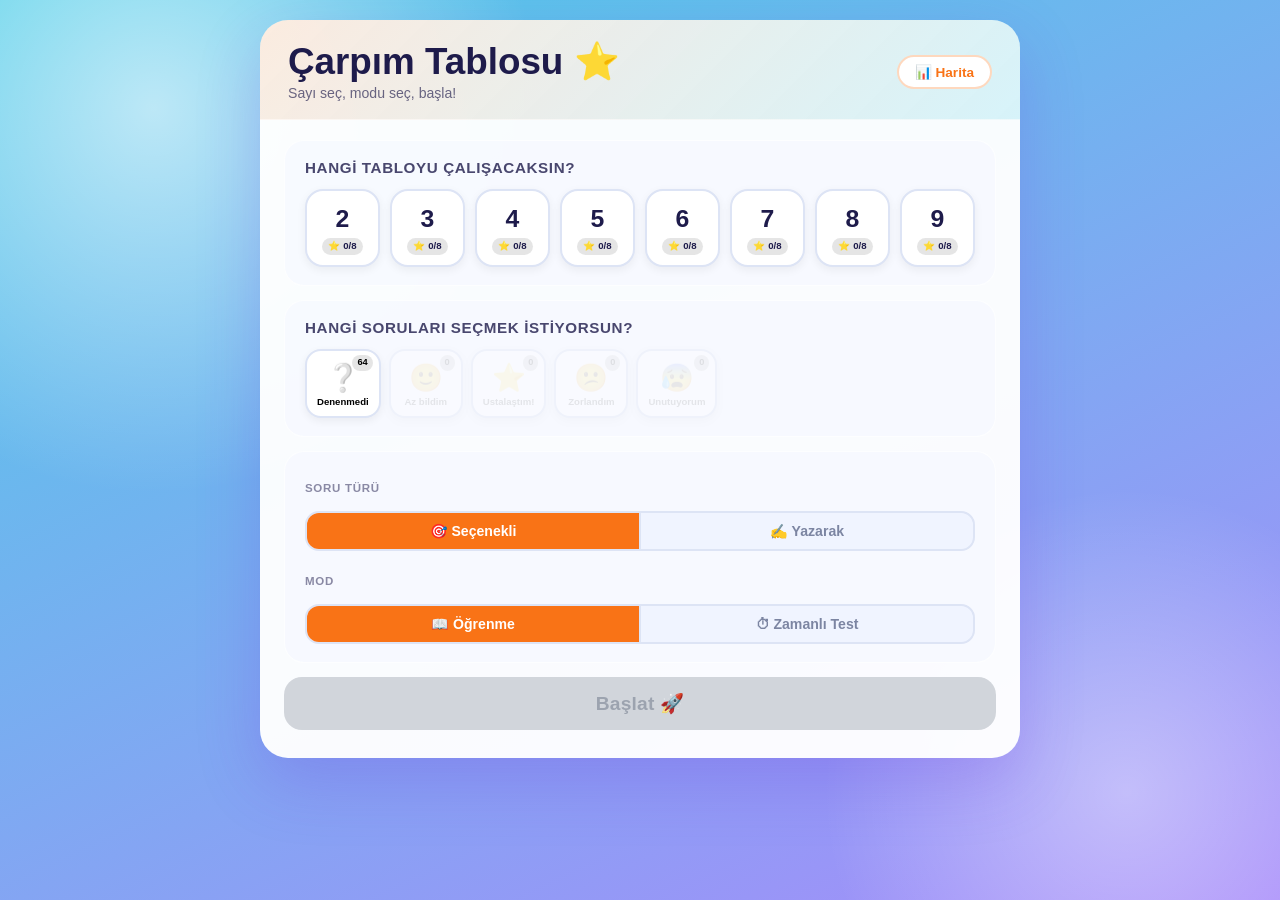
<file: index.html>
<!DOCTYPE html>
<html lang="tr">
<head>
  <meta charset="UTF-8">
  <meta name="viewport" content="width=device-width, initial-scale=1.0">
  <title>Çarpım Tablosu</title>
  <link rel="stylesheet" href="index.css">
</head>
<body>
<main class="game">

  <header class="header">
    <div class="header-left">
      <h1>Çarpım Tablosu ⭐</h1>
      <p class="tagline">Sayı seç, modu seç, başla!</p>
    </div>
    <a class="nav-btn" href="dashboard.html">📊 Harita</a>
  </header>

  <div class="content">

    <!-- ── Setup ────────────────────────────────── -->
    <div id="setup-panel">

      <div class="panel">
        <p class="panel-title">Hangi tabloyu çalışacaksın?</p>
        <div class="number-grid" id="number-grid"></div>
      </div>

      <div class="panel">
        <p class="panel-title">Hangi soruları seçmek istiyorsun?</p>
        <div class="emoji-presets" id="emoji-presets"></div>
      </div>

      <div class="panel">
        <div class="modes-row">
          <div class="mode-section">
            <p class="mode-section-label">Soru türü</p>
            <div class="toggle-group">
              <button class="mode-btn active" id="mode-mc"   type="button">🎯 Seçenekli</button>
              <button class="mode-btn"        id="mode-type" type="button">✍️ Yazarak</button>
            </div>
          </div>
          <div class="mode-section">
            <p class="mode-section-label">Mod</p>
            <div class="toggle-group">
              <button class="mode-btn active" id="timer-off" type="button">📖 Öğrenme</button>
              <button class="mode-btn"        id="timer-on"  type="button">⏱ Zamanlı Test</button>
            </div>
          </div>
        </div>
      </div>

      <button class="start-btn" id="start-btn" type="button" disabled>Başlat 🚀</button>

    </div>

    <!-- ── Quiz ─────────────────────────────────── -->
    <div class="panel hidden" id="quiz-panel">

      <div class="quiz-header">
        <div class="quiz-header-top">
          <div class="quiz-score-display">
            <span class="qs-num" id="mastered-pill">0</span>
            <span class="qs-slash">/</span>
            <span class="qs-total" id="score-total-el">0</span>
            <span class="qs-unit">doğru</span>
          </div>
          <div class="quiz-header-actions">
            <span class="pill hidden" id="timer-pill">⏱ 0s</span>
            <button type="button" class="exit-btn" id="exit-btn">✕ Çık</button>
          </div>
        </div>
        <div class="progress-track">
          <div class="progress-fill" id="session-progress" style="width:0%"></div>
        </div>
        <div class="quiz-sub">
          <span id="attempts-pill">0 deneme</span>
        </div>
        <span class="hidden" id="remaining-pill"></span>
      </div>

      <div class="mult-table hidden" id="quiz-table"></div>

      <div class="question-area">
        <div id="question-text"></div>
      </div>

      <div class="mc-grid" id="mc-grid"></div>

      <div class="number-entry hidden" id="number-entry">
        <input type="number" id="answer-input" class="answer-input" min="1" max="100" autocomplete="off">
        <button type="button" class="submit-answer-btn" id="submit-answer-btn">Gönder →</button>
      </div>

      <div class="feedback" id="feedback"></div>

    </div>

    <!-- ── Summary ───────────────────────────────── -->
    <div class="panel hidden" id="summary-panel">
      <p id="summary-text"></p>
      <p id="summary-detail"></p>
      <div style="text-align:center">
        <button class="replay-btn" id="play-again-btn" type="button">Tekrar Oyna 🔄</button>
      </div>
    </div>

  </div>
</main>
<script src="index.js"></script>
</body>
</html>
</file>
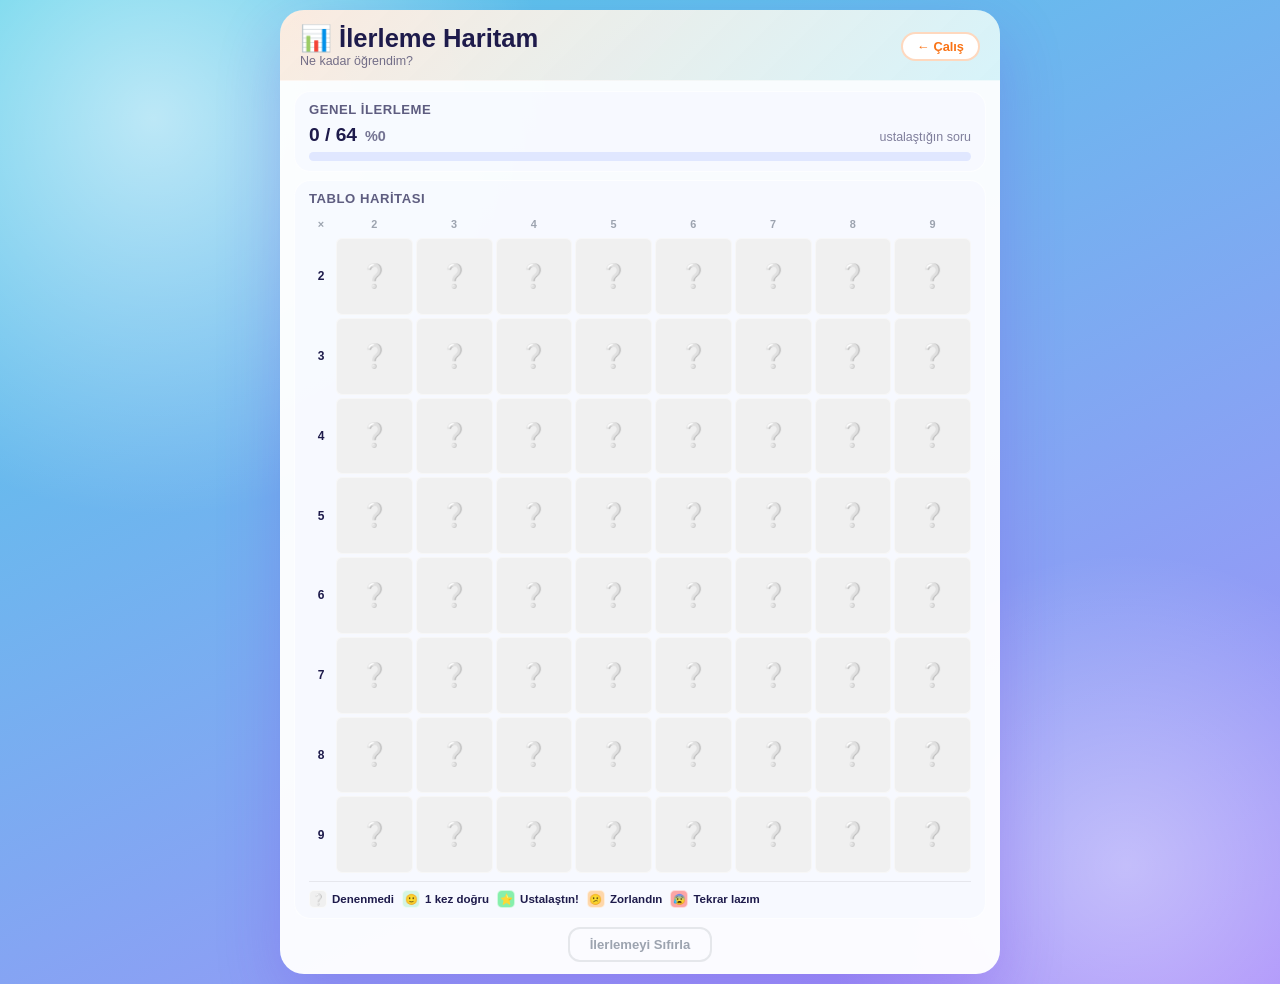
<file: dashboard.html>
<!DOCTYPE html>
<html lang="tr">
<head>
  <meta charset="UTF-8">
  <meta name="viewport" content="width=device-width, initial-scale=1.0">
  <title>İlerleme Haritam</title>
  <link rel="stylesheet" href="dashboard.css">
</head>
<body>
<main class="game">

  <header class="header">
    <div class="header-left">
      <h1>📊 İlerleme Haritam</h1>
      <p class="tagline">Ne kadar öğrendim?</p>
    </div>
    <a class="nav-btn" href="index.html">← Çalış</a>
  </header>

  <div class="content">

    <section class="panel">
      <h2>Genel İlerleme</h2>
      <div class="progress-summary">
        <span class="progress-fraction" id="progress-fraction">0 / 64</span>
        <span class="progress-pct" id="progress-pct">%0</span>
        <span class="progress-label-text">ustalaştığın soru</span>
      </div>
      <div class="progress-track">
        <div class="progress-fill" id="progress-fill"></div>
      </div>
    </section>

    <section class="panel">
      <h2>Tablo Haritası</h2>
      <div class="fact-grid" id="fact-grid"></div>
      <div class="legend" id="legend"></div>
    </section>

    <div class="reset-panel">
      <button class="reset-btn" id="reset-btn" type="button">İlerlemeyi Sıfırla</button>
    </div>

  </div>
</main>
<script src="dashboard.js"></script>
</body>
</html>
</file>
<file: index.css>
:root {
      --bg-top: #4ecde8;
      --bg-bottom: #a78bfa;
      --card: rgba(255, 255, 255, 0.96);
      --text: #1e1b4b;
      --accent: #f97316;
      --success: #16a34a;
      --error: #dc2626;
      --shadow: 0 24px 64px rgba(109, 40, 217, 0.22);
    }

    * {
      box-sizing: border-box;
    }

    body {
      margin: 0;
      min-height: 100vh;
      font-family: "Trebuchet MS", "Comic Sans MS", sans-serif;
      color: var(--text);
      background:
        radial-gradient(circle at 12% 12%, rgba(255, 255, 255, 0.6) 0%, transparent 28%),
        radial-gradient(circle at 88% 88%, rgba(255, 255, 255, 0.4) 0%, transparent 22%),
        linear-gradient(155deg, var(--bg-top) 0%, var(--bg-bottom) 100%);
      display: flex;
      justify-content: center;
      align-items: flex-start;
      padding: 20px 14px 48px;
      overflow-x: hidden;
    }

    .game {
      width: min(100%, 760px);
      background: var(--card);
      border-radius: 28px;
      box-shadow: var(--shadow);
      overflow: hidden;
    }

    /* ── Header ─────────────────────────────────── */
    .header {
      padding: 22px 28px 18px;
      background: linear-gradient(135deg, rgba(249, 115, 22, 0.13) 0%, rgba(78, 205, 232, 0.2) 100%);
      border-bottom: 1.5px solid rgba(255, 255, 255, 0.55);
      display: flex;
      align-items: center;
      justify-content: space-between;
      gap: 12px;
    }

    .header-left {
      display: flex;
      flex-direction: column;
      gap: 3px;
    }

    h1 {
      margin: 0;
      font-size: clamp(1.6rem, 4.5vw, 2.3rem);
      line-height: 1.1;
    }

    .tagline {
      margin: 0;
      font-size: 0.88rem;
      opacity: 0.65;
    }

    .nav-btn {
      flex-shrink: 0;
      font: inherit;
      font-size: 0.85rem;
      font-weight: 700;
      color: var(--accent);
      background: white;
      border: 2px solid rgba(249, 115, 22, 0.28);
      border-radius: 999px;
      padding: 7px 16px;
      text-decoration: none;
      white-space: nowrap;
      transition: background 120ms, border-color 120ms;
    }

    .nav-btn:hover {
      background: #fff7ed;
      border-color: var(--accent);
    }

    /* ── Content ─────────────────────────────────── */
    .content {
      padding: 20px 24px 28px;
      display: flex;
      flex-direction: column;
      gap: 14px;
    }

    /* ── Panel ───────────────────────────────────── */
    .panel {
      background: rgba(245, 248, 255, 0.72);
      border-radius: 20px;
      padding: 18px 20px;
      border: 1.5px solid rgba(255, 255, 255, 0.75);
    }

    .panel-title {
      font-size: 0.95rem;
      font-weight: 800;
      margin: 0 0 13px;
      color: var(--text);
      opacity: 0.8;
      text-transform: uppercase;
      letter-spacing: 0.04em;
    }

    /* ── Setup: wrapper (replaces single panel) ──── */
    #setup-panel {
      display: flex;
      flex-direction: column;
      gap: 14px;
    }

    #setup-panel.hidden {
      display: none !important;
    }

    /* ── Number buttons ──────────────────────────── */
    .number-grid {
      display: grid;
      grid-template-columns: repeat(auto-fill, minmax(68px, 1fr));
      gap: 10px;
    }

    .number-btn {
      border: 2.5px solid #dde4f5;
      border-radius: 18px;
      padding: 14px 6px 10px;
      font: inherit;
      font-size: 1.55rem;
      font-weight: 800;
      background: white;
      color: var(--text);
      cursor: pointer;
      position: relative;
      display: flex;
      flex-direction: column;
      align-items: center;
      gap: 5px;
      box-shadow: 0 3px 10px rgba(0, 0, 0, 0.06);
      transition: transform 130ms, border-color 130ms, background 130ms, box-shadow 130ms;
    }

    .number-btn:hover {
      transform: translateY(-3px);
      border-color: var(--accent);
      box-shadow: 0 8px 20px rgba(249, 115, 22, 0.18);
    }

    .number-btn:focus-visible {
      outline: 3px solid var(--accent);
      outline-offset: 2px;
    }

    .number-btn.active {
      background: var(--accent);
      color: white;
      border-color: var(--accent);
      box-shadow: 0 8px 22px rgba(249, 115, 22, 0.38);
    }

    .mbadge {
      font-size: 0.6rem;
      font-weight: 800;
      line-height: 1.5;
      background: rgba(0, 0, 0, 0.1);
      border-radius: 999px;
      padding: 1px 6px;
    }

    .number-btn.active .mbadge {
      background: rgba(255, 255, 255, 0.28);
    }

    /* ── Emoji filter presets ─────────────────────── */
    .emoji-presets {
      display: flex;
      flex-wrap: wrap;
      gap: 8px;
    }

    .emoji-preset-btn {
      border: 2px solid #dde4f5;
      border-radius: 16px;
      padding: 10px 10px 8px;
      min-width: 74px;
      background: white;
      cursor: pointer;
      font: inherit;
      font-weight: 700;
      display: flex;
      flex-direction: column;
      align-items: center;
      gap: 1px;
      position: relative;
      box-shadow: 0 3px 8px rgba(0, 0, 0, 0.06);
      transition: transform 120ms, border-color 120ms, background 120ms;
    }

    .emoji-preset-btn:hover:not(:disabled) {
      transform: translateY(-2px);
      border-color: var(--accent);
    }

    .emoji-preset-btn:disabled {
      opacity: 0.3;
      cursor: not-allowed;
    }

    .emoji-preset-btn.active {
      background: var(--accent);
      color: white;
      border-color: var(--accent);
    }

    .preset-emoji {
      font-size: 1.7rem;
      line-height: 1.25;
      display: block;
    }

    .preset-label {
      font-size: 0.6rem;
      text-align: center;
      line-height: 1.3;
      display: block;
    }

    .preset-count {
      position: absolute;
      top: 4px;
      right: 6px;
      font-size: 0.58rem;
      font-weight: 800;
      line-height: 1.5;
      background: rgba(0, 0, 0, 0.1);
      border-radius: 999px;
      padding: 1px 5px;
    }

    .emoji-preset-btn.active .preset-count {
      background: rgba(255, 255, 255, 0.28);
    }

    /* ── Mode toggles ─────────────────────────────── */
    .modes-row {
      display: flex;
      flex-direction: column;
      gap: 12px;
    }

    .mode-section {
      display: flex;
      flex-direction: column;
      gap: 6px;
    }

    .mode-section-label {
      font-size: 0.72rem;
      font-weight: 800;
      opacity: 0.5;
      text-transform: uppercase;
      letter-spacing: 0.06em;
    }

    .toggle-group {
      display: flex;
      border-radius: 14px;
      overflow: hidden;
      border: 2px solid #dde4f5;
      background: #f0f4ff;
    }

    .mode-btn {
      flex: 1;
      padding: 10px 8px;
      border: 0;
      background: transparent;
      font: inherit;
      font-size: 0.88rem;
      font-weight: 700;
      color: #7c85a2;
      cursor: pointer;
      transition: background 120ms, color 120ms;
    }

    .mode-btn+.mode-btn {
      border-left: 2px solid #dde4f5;
    }

    .mode-btn.active {
      background: var(--accent);
      color: white;
    }

    .mode-btn:hover:not(.active) {
      background: #e4eaff;
      color: var(--text);
    }

    .mode-btn:focus-visible {
      outline: 3px solid var(--accent);
      outline-offset: -3px;
    }

    /* ── Start button ─────────────────────────────── */
    .start-btn {
      width: 100%;
      padding: 15px;
      border: 0;
      border-radius: 18px;
      background: var(--accent);
      color: white;
      font: inherit;
      font-size: 1.2rem;
      font-weight: 800;
      cursor: pointer;
      letter-spacing: 0.01em;
      box-shadow: 0 8px 24px rgba(249, 115, 22, 0.35);
      transition: transform 130ms, box-shadow 130ms;
    }

    .start-btn:hover:not(:disabled) {
      transform: translateY(-2px);
      box-shadow: 0 12px 30px rgba(249, 115, 22, 0.45);
    }

    .start-btn:disabled {
      background: #d1d5db;
      color: #9ca3af;
      cursor: not-allowed;
      box-shadow: none;
    }

    .start-btn:focus-visible {
      outline: 3px solid rgba(249, 115, 22, 0.5);
      outline-offset: 2px;
    }

    /* ── Quiz panel ───────────────────────────────── */
    .quiz-header {
      display: flex;
      flex-direction: column;
      gap: 10px;
      margin-bottom: 16px;
    }

    .quiz-header-top {
      display: flex;
      align-items: center;
      justify-content: space-between;
      gap: 10px;
    }

    .quiz-score-display {
      display: flex;
      align-items: baseline;
      gap: 3px;
      line-height: 1;
    }

    .qs-num {
      font-size: 2.1rem;
      font-weight: 800;
      color: var(--accent);
    }

    .qs-slash {
      font-size: 1.4rem;
      font-weight: 700;
      opacity: 0.35;
      margin: 0 1px;
    }

    .qs-total {
      font-size: 1.4rem;
      font-weight: 800;
      opacity: 0.55;
    }

    .qs-unit {
      font-size: 0.78rem;
      font-weight: 700;
      opacity: 0.5;
      align-self: flex-end;
      padding-bottom: 4px;
      margin-left: 5px;
    }

    .quiz-header-actions {
      display: flex;
      align-items: center;
      gap: 7px;
    }

    .progress-track {
      background: #e0e7ff;
      border-radius: 999px;
      height: 12px;
      overflow: hidden;
    }

    .progress-fill {
      height: 100%;
      background: linear-gradient(90deg, #f97316, #fb923c);
      border-radius: 999px;
      transition: width 400ms ease;
      width: 0%;
    }

    .quiz-sub {
      font-size: 0.78rem;
      font-weight: 700;
      color: #aab2cc;
    }

    .exit-btn {
      flex-shrink: 0;
      font: inherit;
      font-size: 0.8rem;
      font-weight: 700;
      color: #9ca3af;
      background: transparent;
      border: 2px solid #e0e7ff;
      border-radius: 999px;
      padding: 5px 12px;
      cursor: pointer;
      white-space: nowrap;
      transition: border-color 120ms, color 120ms, background 120ms;
    }

    .exit-btn:hover {
      border-color: #dc2626;
      color: #dc2626;
      background: #fff5f5;
    }

    .exit-btn:focus-visible {
      outline: 3px solid rgba(220, 38, 38, 0.3);
      outline-offset: 2px;
    }

    .pill {
      background: #f0f4ff;
      border-radius: 999px;
      padding: 5px 13px;
      font-weight: 700;
      font-size: 0.84rem;
      color: var(--text);
    }

    .pill.timer-urgent {
      background: #fee2e2;
      color: var(--error);
    }

    /* ── Mini table ───────────────────────────────── */
    .mult-table {
      display: grid;
      grid-template-columns: repeat(8, 1fr);
      gap: 5px;
      margin-bottom: 14px;
    }

    .trow {
      display: flex;
      flex-direction: column;
      align-items: center;
      justify-content: center;
      gap: 2px;
      border-radius: 10px;
      padding: 7px 2px;
      font-size: 0.9rem;
      font-weight: 800;
      background: #eef2ff;
      color: var(--text);
      border: 2.5px solid transparent;
      transition: border-color 180ms, background 180ms;
    }

    .trow.current {
      border-color: var(--accent);
      background: #fff7ed;
    }

    .trow-emoji {
      font-size: 1.1rem;
      line-height: 1;
    }

    /* ── Question ─────────────────────────────────── */
    .question-area {
      text-align: center;
      padding: 8px 0 12px;
    }

    #question-text {
      font-size: clamp(2.4rem, 9vw, 4.2rem);
      font-weight: 800;
      letter-spacing: 0.03em;
      line-height: 1.1;
    }

    /* ── Multiple choice ──────────────────────────── */
    .mc-grid {
      display: grid;
      grid-template-columns: repeat(3, 1fr);
      gap: 11px;
    }

    .choice-btn {
      border: 2.5px solid #dde4f5;
      border-radius: 18px;
      padding: 20px 8px;
      background: white;
      color: var(--text);
      font: inherit;
      font-size: 1.55rem;
      font-weight: 800;
      text-align: center;
      cursor: pointer;
      box-shadow: 0 4px 12px rgba(0, 0, 0, 0.06);
      transition: transform 130ms, border-color 130ms, background 130ms, box-shadow 130ms;
    }

    .choice-btn:hover:not(:disabled) {
      transform: translateY(-3px);
      border-color: var(--accent);
      box-shadow: 0 8px 20px rgba(249, 115, 22, 0.18);
    }

    .choice-btn:focus-visible {
      outline: 3px solid var(--accent);
      outline-offset: 2px;
    }

    .choice-btn:disabled {
      cursor: default;
    }

    .choice-btn.correct {
      border-color: #16a34a;
      background: #dcfce7;
      color: #166534;
    }

    .choice-btn.wrong {
      border-color: #dc2626;
      background: #fee2e2;
      color: #991b1b;
    }

    .choice-btn.reveal {
      border-color: #16a34a;
      background: #dcfce7;
      color: #166534;
    }

    /* ── Typed answer ─────────────────────────────── */
    .number-entry {
      display: flex;
      flex-direction: column;
      align-items: center;
      gap: 11px;
      margin-top: 14px;
    }

    .answer-input {
      width: 130px;
      font: inherit;
      font-size: 2.2rem;
      font-weight: 800;
      text-align: center;
      border: 2.5px solid #dde4f5;
      border-radius: 18px;
      padding: 14px 10px;
      outline: none;
      box-shadow: 0 4px 12px rgba(0, 0, 0, 0.06);
      transition: border-color 130ms, background 130ms;
    }

    .answer-input:focus {
      border-color: var(--accent);
    }

    .answer-input.correct {
      border-color: #16a34a;
      background: #dcfce7;
      color: #166534;
    }

    .answer-input.wrong {
      border-color: #dc2626;
      background: #fee2e2;
      color: #991b1b;
    }

    .submit-answer-btn {
      padding: 12px 28px;
      border: 0;
      border-radius: 14px;
      background: var(--accent);
      color: white;
      font: inherit;
      font-size: 1rem;
      font-weight: 800;
      cursor: pointer;
      box-shadow: 0 6px 16px rgba(249, 115, 22, 0.3);
      transition: transform 130ms, box-shadow 130ms;
    }

    .submit-answer-btn:hover:not(:disabled) {
      transform: translateY(-2px);
      box-shadow: 0 10px 22px rgba(249, 115, 22, 0.38);
    }

    .submit-answer-btn:disabled {
      background: #d1d5db;
      cursor: not-allowed;
      box-shadow: none;
    }

    /* ── Feedback ─────────────────────────────────── */
    .feedback {
      min-height: 2.2rem;
      text-align: center;
      font-size: 1.05rem;
      font-weight: 800;
      margin-top: 12px;
      border-radius: 12px;
      padding: 7px 12px;
      transition: background 200ms;
    }

    .feedback.ok {
      color: #166534;
      background: #dcfce7;
    }

    .feedback.err {
      color: #991b1b;
      background: #fee2e2;
    }

    /* ── Summary ──────────────────────────────────── */
    #summary-panel {
      text-align: center;
      padding: 28px 24px;
    }

    #summary-text {
      font-size: 1.35rem;
      font-weight: 800;
      margin: 0 0 10px;
    }

    #summary-detail {
      font-size: 0.95rem;
      opacity: 0.7;
      margin: 0 0 22px;
    }

    .replay-btn {
      padding: 14px 36px;
      border: 0;
      border-radius: 18px;
      background: var(--accent);
      color: white;
      font: inherit;
      font-size: 1.05rem;
      font-weight: 800;
      cursor: pointer;
      box-shadow: 0 8px 24px rgba(249, 115, 22, 0.35);
      transition: transform 130ms, box-shadow 130ms;
    }

    .replay-btn:hover {
      transform: translateY(-2px);
      box-shadow: 0 12px 30px rgba(249, 115, 22, 0.45);
    }

    .hidden {
      display: none !important;
    }

    /* ── Responsive ───────────────────────────────── */
    @media (max-width: 600px) {
      body {
        padding: 12px 10px 36px;
      }

      .header {
        padding: 16px 14px 14px;
      }

      .content {
        padding: 14px 12px 20px;
        gap: 12px;
      }

      .panel {
        padding: 14px 14px;
      }

      .number-grid {
        grid-template-columns: repeat(auto-fill, minmax(60px, 1fr));
        gap: 8px;
      }

      .number-btn {
        font-size: 1.35rem;
        padding: 12px 6px 8px;
      }

      .mc-grid {
        gap: 8px;
      }

      .choice-btn {
        font-size: 1.25rem;
        padding: 16px 6px;
      }

      #question-text {
        font-size: clamp(2rem, 9vw, 3.5rem);
      }

      .mult-table {
        gap: 4px;
      }

      .trow {
        font-size: 0.8rem;
        padding: 6px 2px;
      }

      .trow-emoji {
        font-size: 0.98rem;
      }

      .pill {
        font-size: 0.78rem;
        padding: 4px 10px;
      }
    }

    @media (max-width: 400px) {
      body {
        padding: 8px 8px 28px;
      }

      .header {
        padding: 14px 12px 12px;
      }

      .content {
        padding: 10px 10px 16px;
        gap: 10px;
      }

      .panel {
        padding: 12px;
      }

      h1 {
        font-size: 1.5rem;
      }

      .number-grid {
        grid-template-columns: repeat(auto-fill, minmax(54px, 1fr));
        gap: 6px;
      }

      .number-btn {
        font-size: 1.2rem;
        padding: 10px 4px 6px;
        border-radius: 14px;
      }

      .choice-btn {
        font-size: 1.05rem;
        padding: 13px 4px;
        border-radius: 14px;
      }

      .mc-grid {
        gap: 6px;
      }

      .mult-table {
        grid-template-columns: repeat(5, 1fr);
        gap: 4px;
      }
    }
</file>
<file: dashboard.css>
:root {
        --bg-top: #4ecde8;
        --bg-bottom: #a78bfa;
        --card: rgba(255, 255, 255, 0.96);
        --text: #1e1b4b;
        --accent: #f97316;
        --shadow: 0 24px 64px rgba(109, 40, 217, 0.22);
    }

    * {
        box-sizing: border-box;
    }

    body {
        margin: 0;
        min-height: 100vh;
        font-family: "Trebuchet MS", "Comic Sans MS", sans-serif;
        color: var(--text);
        background:
            radial-gradient(circle at 12% 12%, rgba(255, 255, 255, 0.6) 0%, transparent 28%),
            radial-gradient(circle at 88% 88%, rgba(255, 255, 255, 0.4) 0%, transparent 22%),
            linear-gradient(155deg, var(--bg-top) 0%, var(--bg-bottom) 100%);
        display: flex;
        justify-content: center;
        align-items: flex-start;
        padding: 10px;
    }

    .game {
        width: min(100%, 720px);
        background: var(--card);
        border-radius: 24px;
        box-shadow: var(--shadow);
        overflow: hidden;
    }

    /* ── Header ─────────────────────────────────── */
    .header {
        flex-shrink: 0;
        padding: 14px 20px 12px;
        background: linear-gradient(135deg, rgba(249, 115, 22, 0.13) 0%, rgba(78, 205, 232, 0.2) 100%);
        border-bottom: 1.5px solid rgba(255, 255, 255, 0.55);
        display: flex;
        align-items: center;
        justify-content: space-between;
        gap: 10px;
    }

    .header-left {
        display: flex;
        flex-direction: column;
        gap: 1px;
    }

    h1 {
        margin: 0;
        font-size: clamp(1.2rem, 3vw, 1.6rem);
        line-height: 1.15;
    }

    .tagline {
        margin: 0;
        font-size: 0.78rem;
        opacity: 0.6;
    }

    .nav-btn {
        flex-shrink: 0;
        font: inherit;
        font-size: 0.8rem;
        font-weight: 700;
        color: var(--accent);
        background: white;
        border: 2px solid rgba(249, 115, 22, 0.28);
        border-radius: 999px;
        padding: 5px 14px;
        text-decoration: none;
        white-space: nowrap;
        transition: background 120ms, border-color 120ms;
    }

    .nav-btn:hover {
        background: #fff7ed;
        border-color: var(--accent);
    }

    /* ── Content ─────────────────────────────────── */
    .content {
        padding: 10px 14px 12px;
        display: flex;
        flex-direction: column;
        gap: 8px;
    }

    /* ── Panel ───────────────────────────────────── */
    .panel {
        background: rgba(245, 248, 255, 0.72);
        border-radius: 16px;
        padding: 10px 14px;
        border: 1.5px solid rgba(255, 255, 255, 0.75);
        flex-shrink: 0;
    }

    .panel h2 {
        margin: 0 0 8px;
        font-size: 0.82rem;
        font-weight: 800;
        opacity: 0.7;
        text-transform: uppercase;
        letter-spacing: 0.04em;
    }

    /* ── Overall progress ────────────────────────── */
    .progress-summary {
        display: flex;
        align-items: baseline;
        gap: 8px;
        margin-bottom: 7px;
        flex-wrap: wrap;
    }

    .progress-fraction {
        font-size: 1.2rem;
        font-weight: 800;
        line-height: 1;
    }

    .progress-pct {
        font-size: 0.9rem;
        font-weight: 700;
        opacity: 0.6;
    }

    .progress-label-text {
        font-size: 0.78rem;
        opacity: 0.55;
        margin-left: auto;
    }

    .progress-track {
        background: #e0e7ff;
        border-radius: 999px;
        height: 9px;
        overflow: hidden;
    }

    .progress-fill {
        height: 100%;
        background: linear-gradient(90deg, #f97316, #fb923c);
        border-radius: 999px;
        transition: width 600ms ease;
        width: 0%;
    }

    /* ── Fact grid ───────────────────────────────── */
    .fact-grid {
        display: grid;
        grid-template-columns: 24px repeat(8, 1fr);
        gap: 3px;
    }

    .grid-corner,
    .grid-header {
        text-align: center;
        font-weight: 800;
        font-size: 0.68rem;
        padding: 2px 1px;
        color: #9ca3af;
        line-height: 1.6;
    }

    .grid-row-label {
        display: flex;
        align-items: center;
        justify-content: center;
        font-weight: 800;
        font-size: 0.75rem;
        color: var(--text);
    }

    .grid-cell {
        aspect-ratio: 1;
        display: flex;
        align-items: center;
        justify-content: center;
        border-radius: 6px;
        font-size: 1.45rem;
        cursor: default;
        transition: transform 100ms;
        background: #f0f0f0;
        border: 1px solid rgba(255, 255, 255, 0.5);
    }

    .grid-cell:hover {
        transform: scale(1.25);
        z-index: 1;
        position: relative;
    }

    /* ── Legend ──────────────────────────────────── */
    .legend {
        display: flex;
        flex-wrap: wrap;
        gap: 8px;
        margin-top: 8px;
        padding-top: 8px;
        border-top: 1px solid rgba(0, 0, 0, 0.07);
    }

    .legend-item {
        display: flex;
        align-items: center;
        gap: 5px;
        font-size: 0.72rem;
        font-weight: 700;
    }

    .legend-dot {
        width: 18px;
        height: 18px;
        border-radius: 5px;
        display: flex;
        align-items: center;
        justify-content: center;
        font-size: 0.65rem;
        flex-shrink: 0;
        border: 1px solid rgba(255, 255, 255, 0.6);
    }

    /* ── Reset button ────────────────────────────── */
    .reset-panel {
        display: flex;
        justify-content: center;
        flex-shrink: 0;
    }

    .reset-btn {
        border: 2px solid #e5e7eb;
        border-radius: 12px;
        padding: 8px 20px;
        background: transparent;
        color: #9ca3af;
        font: inherit;
        font-size: 0.82rem;
        font-weight: 700;
        cursor: pointer;
        transition: border-color 130ms, color 130ms, background 130ms;
    }

    .reset-btn:hover {
        border-color: #dc2626;
        color: #dc2626;
        background: #fff5f5;
    }

    .reset-btn:focus-visible {
        outline: 3px solid rgba(220, 38, 38, 0.3);
        outline-offset: 2px;
    }

    /* ── Responsive ──────────────────────────────── */
    @media (max-width: 600px) {
        body {
            padding: 8px;
        }

        .game {
            border-radius: 18px;
        }

        .header {
            padding: 12px 14px 10px;
        }

        .content {
            padding: 8px 10px 10px;
            gap: 7px;
        }

        .panel {
            padding: 9px 12px;
        }

        .fact-grid {
            gap: 2px;
            grid-template-columns: 20px repeat(8, 1fr);
        }

        .grid-corner,
        .grid-header {
            font-size: 0.6rem;
        }

        .grid-row-label {
            font-size: 0.65rem;
        }

        .grid-cell {
            font-size: 1.1rem;
        }
    }

    @media (max-width: 400px) {
        .header {
            padding: 10px 12px 8px;
        }

        h1 {
            font-size: 1.1rem;
        }

        .grid-cell {
            font-size: 0.9rem;
            border-radius: 4px;
        }

        .fact-grid {
            grid-template-columns: 18px repeat(8, 1fr);
        }

        .legend-item {
            font-size: 0.65rem;
        }

        .legend-dot {
            width: 16px;
            height: 16px;
        }
    }
</file>
